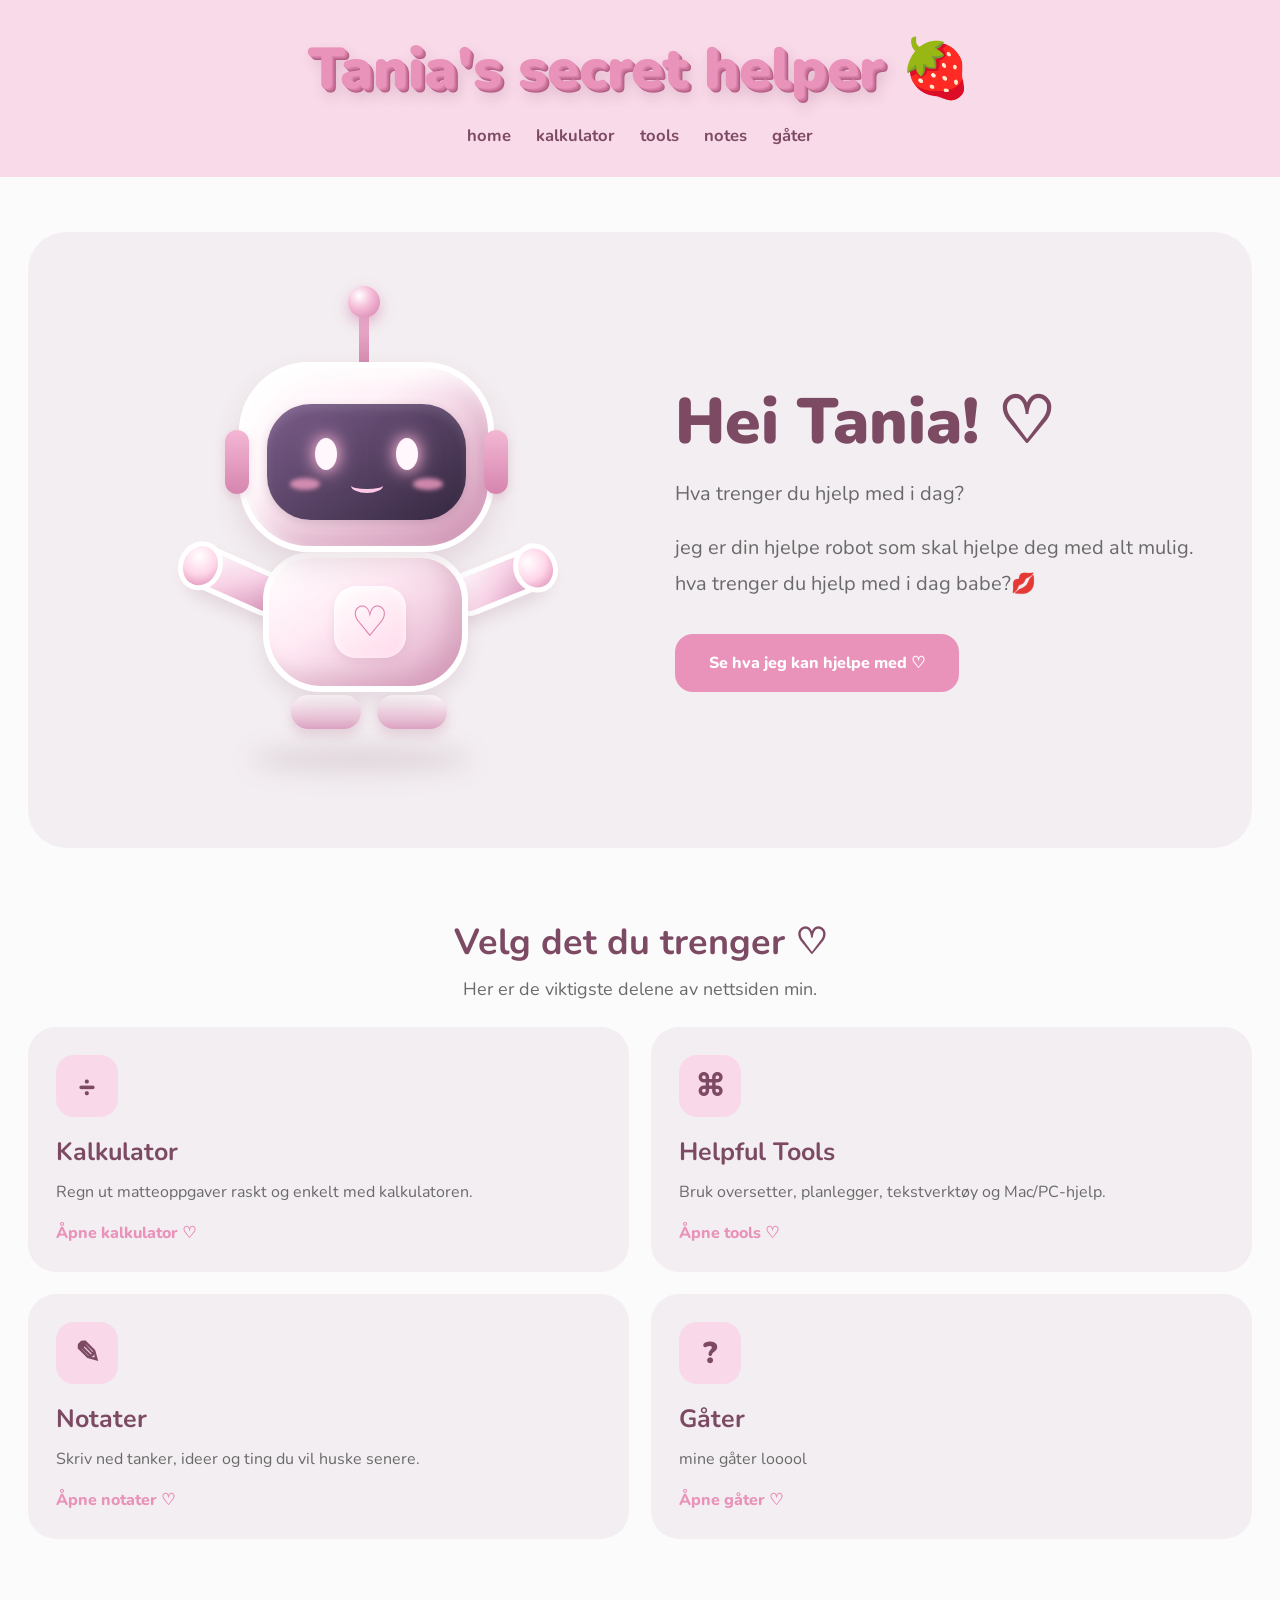
<file: index.html>
<!DOCTYPE html>
<html lang="no">
<head>
    <meta charset="UTF-8">
    <meta name="viewport" content="width=device-width, initial-scale=1.0">
    <title>Tania's Secret Helper</title>

    <style>
        @import url('https://fonts.googleapis.com/css2?family=Nunito:wght@400;600;700;800;900&display=swap');

        :root {
            --pink-bg: rgb(249, 218, 233);
            --pink-light: rgb(243, 238, 241);
            --pink-accent: rgb(233, 147, 186);
            --pink-dark: rgb(125, 74, 100);
            --text: #6a6a6a;
            --white: #ffffff;
        }

        * {
            box-sizing: border-box;
        }

        html {
            scroll-behavior: smooth;
        }

        body {
            margin: 0;
            font-family: 'Nunito', sans-serif;
            background-color: #fcfbfc;
            color: var(--text);
        }

        /* HEADER - LIK PÅ BEGGE SIDER */

        .header {
            width: 100%;
            background-color: var(--pink-bg);
            text-align: center;
            padding: 32px 20px 34px;
        }

        h1 {
            margin: 0 0 28px;
            font-family: 'Nunito', sans-serif;
            font-size: clamp(38px, 5vw, 68px);
            font-weight: 900;
            line-height: 1.1;
        }

        .glossy-title {
            display: inline-block;
            color: #e993ba;
            text-shadow:
                1px 1px 0 #db85af,
                2px 2px 0 #cf789f,
                3px 3px 0 #c36b92,
                4px 4px 0 #b45d83,
                5px 8px 14px rgba(120, 60, 90, 0.22);
        }

        .nav {
            display: flex;
            justify-content: center;
            align-items: center;
            flex-wrap: wrap;
            gap: 34px;
        }

        .meny {
            text-decoration: none;
            color: var(--pink-dark);
            font-family: 'Nunito', sans-serif;
            font-size: 20px;
            font-weight: 800;
            transition: 0.2s;
        }

        .meny:hover {
            color: var(--pink-accent);
        }

        /* HOVEDOMRÅDE */

        .home-page {
            max-width: 1320px;
            margin: 55px auto 80px;
            padding: 0 28px;
        }

        /* HERO */

        .hero {
            background-color: var(--pink-light);
            border-radius: 38px;
            padding: 48px 40px;
            display: grid;
            grid-template-columns: 1fr 0.9fr;
            align-items: center;
            gap: 10px;
        }

        /* ROBOT */

        .robot-side {
            display: flex;
            justify-content: center;
            align-items: center;
            min-height: 520px;
            position: relative;
        }

        .robot-scene {
            position: relative;
            width: 470px;
            height: 500px;
        }

        .robot-float {
            position: absolute;
            inset: 0;
            animation: robotFloat 4s ease-in-out infinite;
        }

        .robot-shadow {
            position: absolute;
            bottom: 18px;
            left: 120px;
            width: 220px;
            height: 26px;
            background: rgba(122, 82, 101, 0.16);
            border-radius: 50%;
            filter: blur(12px);
        }

        .robot-antenna {
            position: absolute;
            left: 228px;
            top: 18px;
            width: 10px;
            height: 70px;
            border-radius: 20px;
            background: linear-gradient(
                to bottom,
                #f3b7d4,
                #cc80a7
            );
        }

        .robot-antenna::before {
            content: "";
            position: absolute;
            top: -22px;
            left: -11px;
            width: 32px;
            height: 32px;
            border-radius: 50%;
            background: radial-gradient(
                circle at 35% 30%,
                #ffffff,
                #f3b7d4 45%,
                #cf7ea8 100%
            );
            box-shadow: 0 6px 14px rgba(212, 134, 176, 0.55);
        }

        /* ROBOTENS HODE */

        .robot-head {
            position: absolute;
            left: 108px;
            top: 72px;
            width: 255px;
            height: 190px;
            border-radius: 70px;
            border: 6px solid #fff;
            background: linear-gradient(
                145deg,
                #ffffff 0%,
                #fff2f8 35%,
                #ebc2d8 70%,
                #d59bbb 100%
            );
            box-shadow:
                inset 10px 10px 18px rgba(255,255,255,0.85),
                inset -12px -12px 22px rgba(165,96,130,0.2),
                0 14px 28px rgba(125,74,100,0.14);
        }

        .robot-ear {
            position: absolute;
            top: 62px;
            width: 24px;
            height: 64px;
            border-radius: 18px;
            background: linear-gradient(
                to bottom,
                #f3b7d4,
                #d685ae
            );
            box-shadow: 0 4px 10px rgba(190,110,145,0.22);
        }

        .robot-ear.left {
            left: -20px;
        }

        .robot-ear.right {
            right: -20px;
        }

        /* ROBOTENS ANSIKT */

        .robot-face {
            position: absolute;
            left: 22px;
            top: 36px;
            width: 199px;
            height: 116px;
            border-radius: 44px;
            background: linear-gradient(
                145deg,
                #7c5e8b,
                #34273f
            );
            box-shadow:
                inset 0 6px 10px rgba(255,255,255,0.1),
                0 3px 10px rgba(95,58,80,0.2);
        }

        .robot-eye {
            position: absolute;
            top: 34px;
            width: 22px;
            height: 32px;
            border-radius: 50%;
            background: #fff7fc;
            box-shadow:
                0 0 15px #ffbadc,
                0 0 24px rgba(255,183,217,0.55);
            animation: blink 5s infinite;
        }

        .robot-eye.left {
            left: 48px;
        }

        .robot-eye.right {
            right: 48px;
        }

        .robot-cheek {
            position: absolute;
            top: 74px;
            width: 30px;
            height: 12px;
            border-radius: 50%;
            background: #f09cc2;
            opacity: 0.8;
            filter: blur(2px);
        }

        .robot-cheek.left {
            left: 23px;
        }

        .robot-cheek.right {
            right: 23px;
        }

        .robot-smile {
            position: absolute;
            left: 84px;
            top: 74px;
            width: 32px;
            height: 15px;
            border-bottom: 4px solid #ffc8e5;
            border-radius: 0 0 50% 50%;
        }

        /* ROBOTENS KROPP */

        .robot-body {
            position: absolute;
            left: 132px;
            top: 262px;
            width: 205px;
            height: 140px;
            border: 6px solid #fff;
            border-radius: 48px 48px 58px 58px;
            background: linear-gradient(
                145deg,
                #ffffff 0%,
                #ffeaf4 40%,
                #dca3c2 100%
            );
            box-shadow:
                inset -14px -12px 18px rgba(160,88,122,0.18),
                0 10px 18px rgba(125,74,100,0.12);
        }

        .robot-heart {
            position: absolute;
            left: 65px;
            top: 28px;
            width: 72px;
            height: 72px;
            border-radius: 22px;
            display: grid;
            place-items: center;
            background: linear-gradient(
                145deg,
                #fff,
                #ffd9ea
            );
            color: #e07bab;
            font-size: 42px;
            box-shadow:
                inset 0 3px 8px rgba(255,255,255,0.8),
                0 4px 10px rgba(185,125,153,0.18);
        }

        /* ROBOTENS ARMER */

        .robot-arm {
            position: absolute;
            top: 285px;
            width: 105px;
            height: 44px;
            border: 5px solid #fff;
            border-radius: 30px;
            background: linear-gradient(
                145deg,
                #fff,
                #f7d2e6,
                #d48fb5
            );
            box-shadow: 0 8px 15px rgba(125,74,100,0.14);
        }

        .robot-arm.left {
            left: 52px;
            transform-origin: 90px 22px;
            transform: rotate(24deg);
        }

        .robot-arm.right {
            left: 316px;
            transform-origin: 14px 22px;
            transform: rotate(-22deg);
            animation: waveEveryFive 5s ease-in-out infinite;
        }

        .robot-hand {
            position: absolute;
            top: -7px;
            width: 44px;
            height: 50px;
            border: 5px solid #fff;
            border-radius: 50%;
            background: radial-gradient(
                circle at 35% 30%,
                #fff,
                #ffd6e8 50%,
                #d885b0 100%
            );
        }

        .robot-arm.left .robot-hand {
            left: -16px;
        }

        .robot-arm.right .robot-hand {
            right: -16px;
        }

        /* ROBOTENS FØTTER */

        .robot-foot {
            position: absolute;
            top: 405px;
            width: 70px;
            height: 34px;
            border-radius: 20px;
            background: linear-gradient(
                to bottom,
                #fff,
                #dca3c2
            );
            box-shadow: 0 6px 12px rgba(190,130,155,0.28);
        }

        .robot-foot.left {
            left: 160px;
        }

        .robot-foot.right {
            left: 246px;
        }

        /* TEKST VED SIDEN AV ROBOTEN */

        .text-side {
            max-width: 430px;
            justify-self: start;
        }

        .text-side h2 {
            margin: 0 0 20px;
            font-size: clamp(42px, 5vw, 66px);
            line-height: 1.05;
            color: var(--pink-dark);
            font-weight: 900;
        }

        .text-side p {
            margin: 0 0 18px;
            font-size: 18px;
            line-height: 1.8;
            color: var(--text);
        }

        .pink-button {
            display: inline-block;
            margin-top: 14px;
            padding: 18px 34px;
            background: var(--pink-accent);
            color: white;
            text-decoration: none;
            border-radius: 18px;
            font-size: 16px;
            font-weight: 800;
            transition: 0.2s;
        }

        .pink-button:hover {
            background: #dc84ad;
            transform: translateY(-2px);
        }

        /* KORTENE PÅ FORSIDEN */

        .features {
            margin-top: 70px;
        }

        .features-intro {
            text-align: center;
            margin-bottom: 26px;
        }

        .features-intro h2 {
            margin: 0 0 10px;
            font-size: 36px;
            color: var(--pink-dark);
        }

        .features-intro p {
            margin: 0;
            font-size: 18px;
        }

        .feature-grid {
            display: grid;
            grid-template-columns: repeat(2, minmax(0, 1fr));
            gap: 22px;
        }

        .feature-card {
            background: var(--pink-light);
            border-radius: 28px;
            padding: 28px;
            transition: 0.2s;
        }

        .feature-card:hover {
            transform: translateY(-4px);
            box-shadow: 0 10px 24px rgba(0,0,0,0.07);
        }

        .feature-icon {
            width: 62px;
            height: 62px;
            display: grid;
            place-items: center;
            border-radius: 18px;
            background: #f9d9e9;
            color: var(--pink-dark);
            font-size: 30px;
            font-weight: 900;
            margin-bottom: 18px;
        }

        .feature-card h3 {
            margin: 0 0 10px;
            font-size: 25px;
            color: var(--pink-dark);
        }

        .feature-card p {
            margin: 0 0 16px;
            font-size: 16px;
            line-height: 1.7;
        }

        .feature-link {
            color: var(--pink-accent);
            text-decoration: none;
            font-weight: 800;
            font-size: 16px;
        }

        .feature-link:hover {
            text-decoration: underline;
        }

        /* ROBOTENS ANIMASJONER */

        @keyframes robotFloat {
            0%, 100% {
                transform: translateY(0);
            }

            50% {
                transform: translateY(-10px);
            }
        }

        @keyframes blink {
            0%, 44%, 48%, 100% {
                transform: scaleY(1);
            }

            46% {
                transform: scaleY(0.1);
            }
        }

        @keyframes waveEveryFive {
            0% {
                transform: rotate(-22deg);
            }

            4% {
                transform: rotate(-78deg);
            }

            8% {
                transform: rotate(-28deg);
            }

            12% {
                transform: rotate(-72deg);
            }

            16%, 100% {
                transform: rotate(-22deg);
            }
        }

        /* MOBIL */

        @media (max-width: 980px) {
            .hero {
                grid-template-columns: 1fr;
                gap: 0;
                padding: 32px 24px;
            }

            .robot-side {
                min-height: 400px;
            }

            .text-side {
                max-width: 100%;
                justify-self: center;
                text-align: center;
            }

            .feature-grid {
                grid-template-columns: 1fr;
            }
        }

        @media (max-width: 620px) {
            .header {
                padding: 26px 16px 28px;
            }

            .nav {
                gap: 16px;
            }

            .meny {
                font-size: 16px;
            }

            .home-page {
                padding: 0 16px;
                margin-top: 30px;
            }

            .hero {
                border-radius: 28px;
                padding: 22px 18px 30px;
            }

            .robot-side {
                min-height: 320px;
            }

            .robot-scene {
                transform: scale(0.68);
                transform-origin: top center;
                margin-top: -30px;
                margin-bottom: -80px;
            }

            .text-side h2 {
                font-size: 38px;
            }
        }

        @media (prefers-reduced-motion: reduce) {
            .robot-float,
            .robot-arm.right,
            .robot-eye {
                animation: none;
            }
        }

/* HEADER - MINDRE SOM PÅ NOTES-SIDEN */


/* FORBEDRET HEADER */

.header {
    padding: 35px 20px 30px;
}

.header h1 {
    font-size: clamp(38px, 4.5vw, 62px);
    font-weight: 900;
    line-height: 1.2;
    margin: 0 0 20px;
}

.header .glossy-title {
    font-weight: 900;
}

.header .nav {
    gap: 25px;
}

.header .meny {
    font-size: clamp(16px, 1.3vw, 20px);
    font-weight: 700;
}

/* STØRRE INNHOLD PÅ FORSIDEN */

.home-page {
    max-width: 1450px;
}

.text-side {
    max-width: 520px;
}

.text-side p {
    font-size: 20px;
}



    </style>
</head>

<body>

    <!-- HEADER -->

    <header class="header">

        <h1>
            <span class="glossy-title">Tania's secret helper</span> 🍓
        </h1>

        <nav class="nav">
            <a href="index.html" class="meny">home</a>
            <a href="kalkulator.html" class="meny">kalkulator</a>
            <a href="huskeliste.html" class="meny">tools</a>
            <a href="notes.html" class="meny">notes</a>
            <a href="gaater.html" class="meny">gåter</a>
        </nav>

    </header>

    <!-- HOVEDINNHOLD -->

    <main class="home-page">

        <section class="hero">

            <div class="robot-side">

                <div class="robot-scene"
                     role="img"
                     aria-label="Rosa hjelperobot som vinker">

                    <div class="robot-float">

                        <div class="robot-antenna"></div>

                        <div class="robot-arm left">
                            <div class="robot-hand"></div>
                        </div>

                        <div class="robot-arm right">
                            <div class="robot-hand"></div>
                        </div>

                        <div class="robot-foot left"></div>
                        <div class="robot-foot right"></div>

                        <div class="robot-body">
                            <div class="robot-heart">♡</div>
                        </div>

                        <div class="robot-head">

                            <div class="robot-ear left"></div>
                            <div class="robot-ear right"></div>

                            <div class="robot-face">
                                <div class="robot-eye left"></div>
                                <div class="robot-eye right"></div>
                                <div class="robot-cheek left"></div>
                                <div class="robot-cheek right"></div>
                                <div class="robot-smile"></div>
                            </div>

                        </div>

                    </div>

                    <div class="robot-shadow"></div>

                </div>

            </div>


            <div class="text-side">

                <h2>Hei Tania! ♡</h2>

                <p>Hva trenger du hjelp med i dag?</p>

                <p>
                    jeg er din hjelpe robot som skal hjelpe deg med alt mulig. hva trenger du hjelp med i dag babe?💋
                </p>

                <a href="#features" class="pink-button">
                    Se hva jeg kan hjelpe med ♡
                </a>

            </div>

        </section>


        <!-- SIDENE -->

        <section class="features" id="features">

            <div class="features-intro">
                <h2>Velg det du trenger ♡</h2>
                <p>Her er de viktigste delene av nettsiden min.</p>
            </div>

            <div class="feature-grid">

                <article class="feature-card">

                    <div class="feature-icon">÷</div>

                    <h3>Kalkulator</h3>

                    <p>
                        Regn ut matteoppgaver raskt og enkelt
                        med kalkulatoren.
                    </p>

                    <a href="kalkulator.html" class="feature-link">
                        Åpne kalkulator ♡
                    </a>

                </article>


                <article class="feature-card">

                    <div class="feature-icon">⌘</div>

                    <h3>Helpful Tools</h3>

                    <p>
                        Bruk oversetter, planlegger,
                        tekstverktøy og Mac/PC-hjelp.
                    </p>

                    <a href="huskeliste.html" class="feature-link">
                        Åpne tools ♡
                    </a>

                </article>


                <article class="feature-card">

                    <div class="feature-icon">✎</div>

                    <h3>Notater</h3>

                    <p>
                        Skriv ned tanker, ideer og ting
                        du vil huske senere.
                    </p>

                    <a href="notes.html" class="feature-link">
                        Åpne notater ♡
                    </a>

                </article>


                <article class="feature-card">

                    <div class="feature-icon">?</div>

                    <h3>Gåter</h3>

                    <p>mine gåter looool</p>

                    <a href="gaater.html" class="feature-link">
                        Åpne gåter ♡
                    </a>

                </article>

            </div>

        </section>

    </main>

</body>
</html>
</file>
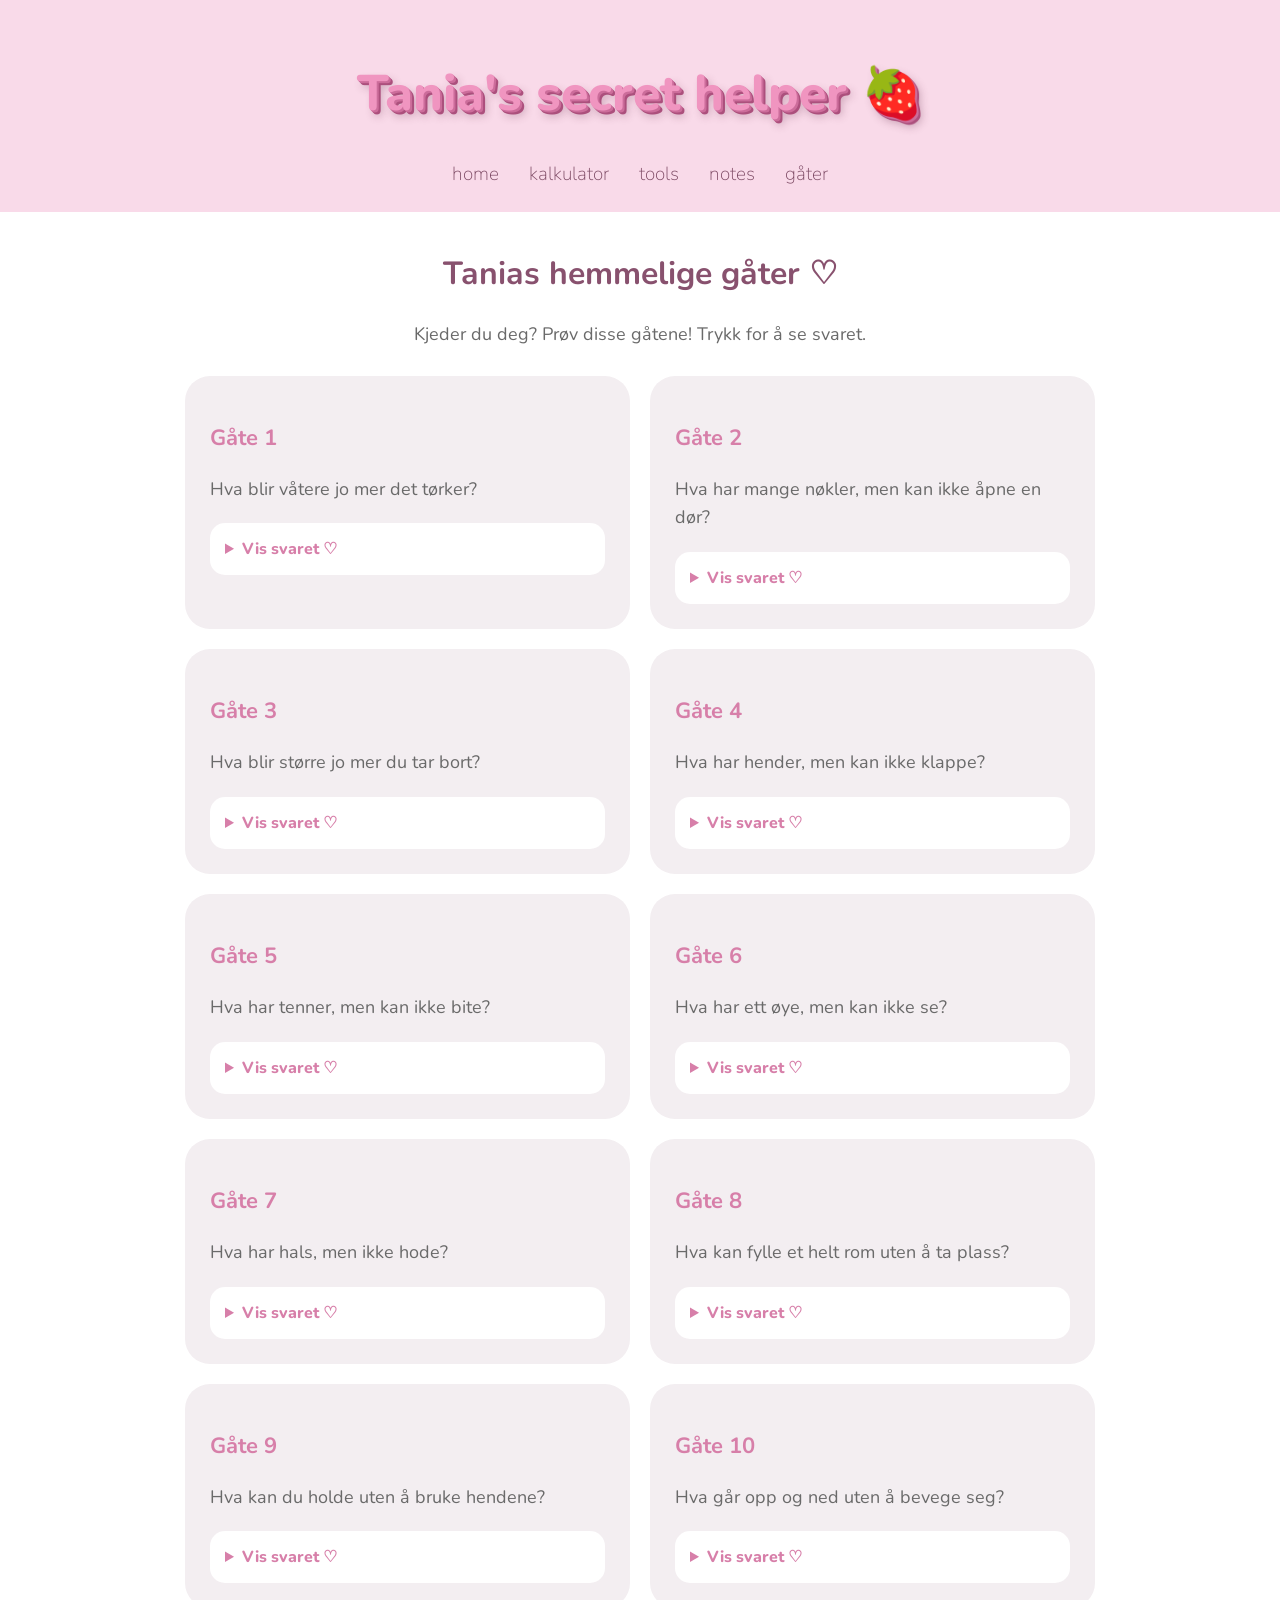
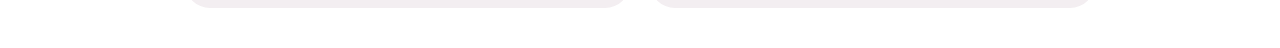
<file: gaater.html>
<!DOCTYPE html>
<html lang="no">
<head>
    <meta charset="UTF-8">
    <meta name="viewport" content="width=device-width, initial-scale=1.0">
    <title>Tanias hemmelige gåter</title>
    <link rel="stylesheet" href="style.css">

    <style>
        .gaater {
            max-width: 950px;
            width: 100%;
            margin: 40px auto;
            padding: 0 20px;
        }

        .gaater h2 {
            text-align: center;
            color: #88516e;
            font-size: 32px;
        }

        .intro {
            text-align: center;
            font-size: 18px;
            margin-bottom: 30px;
        }

        .gaate-grid {
            display: grid;
            grid-template-columns: repeat(2, 1fr);
            gap: 20px;
        }

        .gaate-kort {
            background-color: #f3eef1;
            border-radius: 25px;
            padding: 25px;
        }

        .gaate-kort h3 {
            color: #d77fa9;
            font-size: 22px;
        }

        .gaate-kort p {
            font-size: 18px;
            line-height: 1.6;
        }

        details {
            margin-top: 20px;
            background-color: white;
            border-radius: 15px;
            padding: 15px;
        }

        summary {
            cursor: pointer;
            color: #d77fa9;
            font-weight: 800;
        }

        .svar {
            color: #88516e;
            font-weight: 700;
        }

        @media (max-width: 700px) {
            .gaate-grid {
                grid-template-columns: 1fr;
            }
        }
    </style>
</head>

<body>

    <header class="header">
        <h1>Tania's secret helper 🍓</h1>

      <nav class="nav">
    <a href="index.html" class="meny">home</a>
    <a href="kalkulator.html" class="meny">kalkulator</a>
    <a href="huskeliste.html" class="meny">tools</a>
    <a href="notes.html" class="meny">notes</a>
    <a href="gaater.html" class="meny">gåter</a>
</nav>

    </header>

    <main class="gaater">

        <h2>Tanias hemmelige gåter ♡</h2>

        <p class="intro">
            Kjeder du deg? Prøv disse gåtene!
            Trykk for å se svaret.
        </p>

        <div class="gaate-grid">

            <section class="gaate-kort">
                <h3>Gåte 1</h3>
                <p>Hva blir våtere jo mer det tørker?</p>
                <details>
                    <summary>Vis svaret ♡</summary>
                    <p class="svar">Et håndkle!</p>
                </details>
            </section>

            <section class="gaate-kort">
                <h3>Gåte 2</h3>
                <p>Hva har mange nøkler, men kan ikke åpne en dør?</p>
                <details>
                    <summary>Vis svaret ♡</summary>
                    <p class="svar">Et piano!</p>
                </details>
            </section>

            <section class="gaate-kort">
                <h3>Gåte 3</h3>
                <p>Hva blir større jo mer du tar bort?</p>
                <details>
                    <summary>Vis svaret ♡</summary>
                    <p class="svar">Et hull!</p>
                </details>
            </section>

            <section class="gaate-kort">
                <h3>Gåte 4</h3>
                <p>Hva har hender, men kan ikke klappe?</p>
                <details>
                    <summary>Vis svaret ♡</summary>
                    <p class="svar">En klokke!</p>
                </details>
            </section>

            <section class="gaate-kort">
                <h3>Gåte 5</h3>
                <p>Hva har tenner, men kan ikke bite?</p>
                <details>
                    <summary>Vis svaret ♡</summary>
                    <p class="svar">En kam!</p>
                </details>
            </section>

            <section class="gaate-kort">
                <h3>Gåte 6</h3>
                <p>Hva har ett øye, men kan ikke se?</p>
                <details>
                    <summary>Vis svaret ♡</summary>
                    <p class="svar">En synål!</p>
                </details>
            </section>

            <section class="gaate-kort">
                <h3>Gåte 7</h3>
                <p>Hva har hals, men ikke hode?</p>
                <details>
                    <summary>Vis svaret ♡</summary>
                    <p class="svar">En flaske!</p>
                </details>
            </section>

            <section class="gaate-kort">
                <h3>Gåte 8</h3>
                <p>Hva kan fylle et helt rom uten å ta plass?</p>
                <details>
                    <summary>Vis svaret ♡</summary>
                    <p class="svar">Lys!</p>
                </details>
            </section>

            <section class="gaate-kort">
                <h3>Gåte 9</h3>
                <p>Hva kan du holde uten å bruke hendene?</p>
                <details>
                    <summary>Vis svaret ♡</summary>
                    <p class="svar">Et løfte!</p>
                </details>
            </section>

            <section class="gaate-kort">
                <h3>Gåte 10</h3>
                <p>Hva går opp og ned uten å bevege seg?</p>
                <details>
                    <summary>Vis svaret ♡</summary>
                    <p class="svar">En trapp!</p>
                </details>
            </section>

        </div>

    </main>

</body>
</html>
</file>
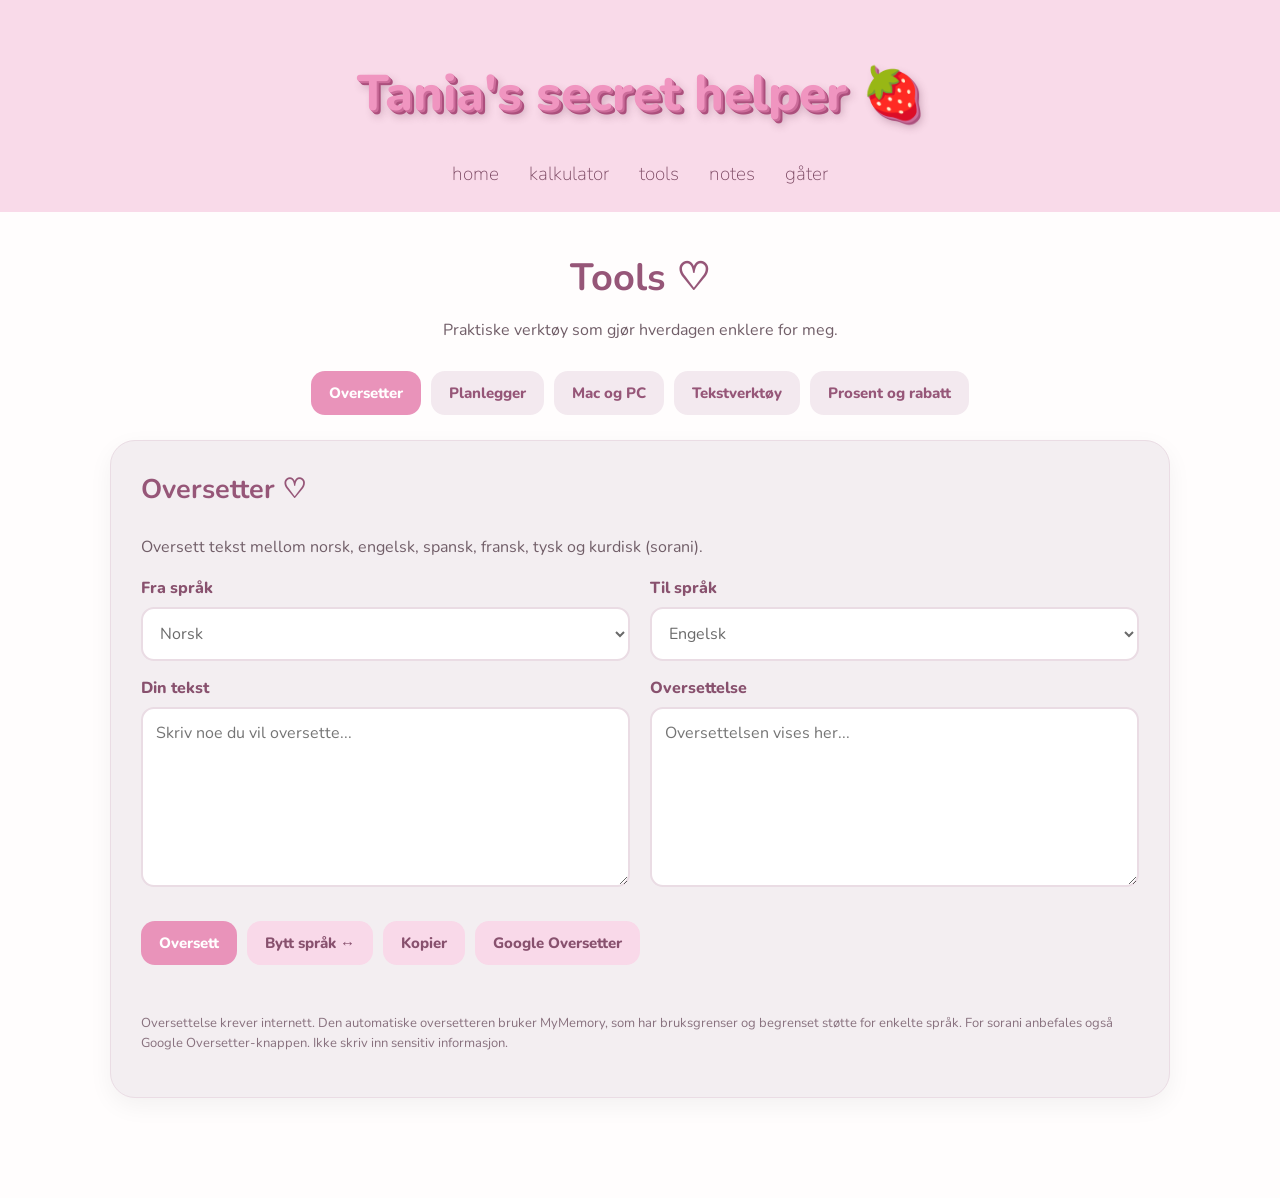
<file: huskeliste.html>
<!DOCTYPE html>
<html lang="no">
<head>
    <meta charset="UTF-8">
    <meta name="viewport" content="width=device-width, initial-scale=1.0">
    <title>Tools ♡</title>
    <link rel="stylesheet" href="style.css">

    <style>
        /* HELPFUL TOOLS */

        body {
            height: auto;
            min-height: 100vh;
            justify-content: flex-start;
            background: #fffdfd;
        }

        * {
            box-sizing: border-box;
        }

        .tools-page {
            width: 100%;
            max-width: 1100px;
            margin: 40px auto;
            padding: 0 20px 60px;
            font-family: 'Nunito', sans-serif;
            color: #715e68;
        }

        .tools-intro {
            text-align: center;
            margin-bottom: 30px;
        }

        .tools-intro h2 {
            color: #965678;
            font-size: 38px;
            margin-bottom: 10px;
        }

        /* FANER */

        .tools-tabs {
            display: flex;
            justify-content: center;
            flex-wrap: wrap;
            gap: 10px;
            margin-bottom: 25px;
        }

        .tools-page button {
            width: auto;
            height: auto;
            aspect-ratio: auto;
            border-radius: 14px;
            padding: 12px 18px;
            font-size: 15px;
            font-family: 'Nunito', sans-serif;
            font-weight: 800;
            cursor: pointer;
        }

        .tools-page button:hover {
            transform: none;
        }

        .tab-btn {
            background: #f3e9ef;
            color: #965678;
        }

        .tab-btn.active {
            background: #e993ba;
            color: white;
        }

        /* INNHOLDSBOKSER */

        .tool-panel {
            background: #f3eef1;
            border-radius: 25px;
            padding: 30px;
            border: 1px solid #eadce4;
            box-shadow: 0 8px 25px rgba(0,0,0,0.05);
        }

        .tool-panel[hidden] {
            display: none;
        }

        .tool-panel h3 {
            color: #965678;
            font-size: 27px;
            margin-top: 0;
        }

        .tool-panel p {
            line-height: 1.6;
        }

        .tool-grid {
            display: grid;
            grid-template-columns: repeat(2, minmax(0, 1fr));
            gap: 20px;
        }

        .tool-card {
            background: white;
            padding: 22px;
            border-radius: 18px;
            min-width: 0;
        }

        .tool-card h4 {
            margin-top: 0;
            color: #965678;
            font-size: 20px;
        }

        /* SKRIVEFELT */

        .field {
            display: flex;
            flex-direction: column;
            gap: 8px;
            margin-bottom: 16px;
            min-width: 0;
        }

        .field label {
            color: #88516e;
            font-weight: 800;
        }

        .field input,
        .field textarea,
        .field select {
            width: 100%;
            min-width: 0;
            padding: 13px;
            border: 2px solid #eadce4;
            border-radius: 13px;
            background: white;
            font-family: 'Nunito', sans-serif;
            font-size: 16px;
            color: #6a6a6a;
            outline: none;
        }

        .field textarea {
            min-height: 180px;
            resize: vertical;
        }

        .field input:focus,
        .field textarea:focus,
        .field select:focus {
            border-color: #e993ba;
        }

        /* KNAPPER */

        .actions {
            display: flex;
            flex-wrap: wrap;
            gap: 10px;
            margin-top: 18px;
        }

        .tools-page .primary-btn {
            background: #e993ba;
            color: white;
        }

        .tools-page .soft-btn {
            background: #f9d9e9;
            color: #88516e;
        }

        .tools-page .delete-btn {
            background: #ffe2e8;
            color: #ad506c;
        }

        .status {
            color: #965678;
            font-size: 14px;
            min-height: 20px;
        }

        .small-text {
            font-size: 13px;
            color: #88717e;
        }

        /* PLANLEGGER */

        .task-list {
            list-style: none;
            padding: 0;
        }

        .task-item {
            background: #f8f1f5;
            border-radius: 14px;
            padding: 15px;
            margin-bottom: 12px;
            overflow-wrap: anywhere;
        }

        .task-item.completed .task-name {
            text-decoration: line-through;
            opacity: 0.5;
        }

        .task-name {
            font-weight: 800;
            color: #88516e;
        }

        .task-info {
            font-size: 13px;
            color: #88717e;
            margin-top: 5px;
        }

        .task-buttons {
            display: flex;
            gap: 8px;
            flex-wrap: wrap;
            margin-top: 12px;
        }

        .task-buttons button {
            padding: 8px 12px;
            font-size: 13px;
        }

        /* HURTIGTASTER */

        .shortcut-list {
            list-style: none;
            padding: 0;
            display: grid;
            gap: 10px;
        }

        .shortcut-item {
            background: white;
            padding: 15px;
            border-radius: 14px;
            display: flex;
            justify-content: space-between;
            align-items: center;
            gap: 15px;
        }

        kbd {
            background: #f9d9e9;
            color: #88516e;
            border-radius: 8px;
            padding: 8px 12px;
            font-weight: 800;
            white-space: nowrap;
        }

        /* TEKSTSTATISTIKK */

        .stats {
            display: grid;
            grid-template-columns: repeat(3, 1fr);
            gap: 12px;
            margin: 20px 0;
        }

        .stat-box {
            background: white;
            border-radius: 15px;
            padding: 20px 10px;
            text-align: center;
        }

        .stat-box strong {
            display: block;
            font-size: 30px;
            color: #d77fa9;
        }

        .stat-box span {
            font-size: 13px;
        }

        /* RESULTATER */

        .result {
            display: block;
            background: #f9e5ef;
            color: #88516e;
            padding: 18px;
            border-radius: 14px;
            margin-top: 15px;
            font-weight: 800;
            overflow-wrap: anywhere;
        }

        /* MOBIL */

        @media (max-width: 750px) {
            .tool-grid {
                grid-template-columns: 1fr;
            }

            .tool-panel {
                padding: 20px;
            }

            .tools-intro h2 {
                font-size: 30px;
            }

            .shortcut-item {
                flex-direction: column;
                align-items: flex-start;
            }
        }
    </style>
</head>

<body>

    <!-- HEADER -->

    <header class="header">

        <h1>Tania's secret helper 🍓</h1>

     <nav class="nav">
    <a href="index.html" class="meny">home</a>
    <a href="kalkulator.html" class="meny">kalkulator</a>
    <a href="huskeliste.html" class="meny">tools</a>
    <a href="notes.html" class="meny">notes</a>
    <a href="gaater.html" class="meny">gåter</a>
</nav>


    </header>


    <main class="tools-page">

        <div class="tools-intro">
            <h2> Tools ♡</h2>
            <p>Praktiske verktøy som gjør hverdagen enklere for meg.</p>
        </div>


        <!-- VERKTØYMENY -->

        <div class="tools-tabs">

            <button class="tab-btn active"
                data-panel="translator">
                Oversetter
            </button>

            <button class="tab-btn"
                data-panel="planner">
                Planlegger
            </button>

            <button class="tab-btn"
                data-panel="shortcuts">
                Mac og PC
            </button>

            <button class="tab-btn"
                data-panel="text-tools">
                Tekstverktøy
            </button>

            <button class="tab-btn"
                data-panel="math-tools">
                Prosent og rabatt
            </button>

        </div>


        <!-- 1. OVERSETTER -->

        <section class="tool-panel" id="translator">

            <h3>Oversetter ♡</h3>

            <p>
                Oversett tekst mellom norsk, engelsk,
                spansk, fransk, tysk og kurdisk (sorani).
            </p>

            <div class="tool-grid">

                <div>
                    <div class="field">
                        <label for="from-language">Fra språk</label>

                        <select id="from-language">
                            <option value="no">Norsk</option>
                            <option value="en">Engelsk</option>
                            <option value="es">Spansk</option>
                            <option value="fr">Fransk</option>
                            <option value="de">Tysk</option>
                            <option value="ckb">Kurdisk (sorani)</option>
                        </select>
                    </div>

                    <div class="field">
                        <label for="source-text">Din tekst</label>

                        <textarea id="source-text"
                            dir="auto"
                            placeholder="Skriv noe du vil oversette..."></textarea>
                    </div>
                </div>

                <div>
                    <div class="field">
                        <label for="to-language">Til språk</label>

                        <select id="to-language">
                            <option value="en">Engelsk</option>
                            <option value="no">Norsk</option>
                            <option value="es">Spansk</option>
                            <option value="fr">Fransk</option>
                            <option value="de">Tysk</option>
                            <option value="ckb">Kurdisk (sorani)</option>
                        </select>
                    </div>

                    <div class="field">
                        <label for="translated-text">Oversettelse</label>

                        <textarea id="translated-text"
                            dir="auto"
                            readonly
                            placeholder="Oversettelsen vises her..."></textarea>
                    </div>
                </div>

            </div>

            <div class="actions">
                <button class="primary-btn" id="translate-btn">
                    Oversett
                </button>

                <button class="soft-btn" id="swap-btn">
                    Bytt språk ↔
                </button>

                <button class="soft-btn" id="copy-translation">
                    Kopier
                </button>

                <button class="soft-btn" id="google-btn">
                    Google Oversetter
                </button>
            </div>

            <p class="status" id="translation-status"
                role="status"></p>

            <p class="small-text">
                Oversettelse krever internett.
                Den automatiske oversetteren bruker MyMemory,
                som har bruksgrenser og begrenset støtte for
                enkelte språk. For sorani anbefales også
                Google Oversetter-knappen.
                Ikke skriv inn sensitiv informasjon.
            </p>

        </section>


        <!-- 2. PLANLEGGER -->

        <section class="tool-panel" id="planner" hidden>

            <h3>Oppgaveplanlegger ♡</h3>

            <p>
                Organiser oppgaver med frist og prioritet.
                Oppgavene lagres i nettleseren.
            </p>

            <div class="tool-grid">

                <form class="tool-card" id="task-form">

                    <h4>Ny oppgave</h4>

                    <div class="field">
                        <label for="task-name">Oppgave</label>
                        <input id="task-name" required
                            maxlength="120"
                            placeholder="Hva skal gjøres?">
                    </div>

                    <div class="field">
                        <label for="task-date">Frist</label>
                        <input type="date" id="task-date">
                    </div>

                    <div class="field">
                        <label for="task-priority">Prioritet</label>

                        <select id="task-priority">
                            <option value="Høy">Høy</option>
                            <option value="Middels" selected>Middels</option>
                            <option value="Lav">Lav</option>
                        </select>
                    </div>

                    <button type="submit" class="primary-btn">
                        Legg til oppgave +
                    </button>

                    <p id="task-status" class="status"
                        role="status"></p>

                </form>

                <div class="tool-card">

                    <h4>Mine oppgaver (<span id="task-count">0</span>)</h4>

                    <div class="field">
                        <label for="task-filter">Vis oppgaver</label>

                        <select id="task-filter">
                            <option value="all">Alle</option>
                            <option value="open">Ikke ferdige</option>
                            <option value="done">Ferdige</option>
                        </select>
                    </div>

                    <ul id="task-list" class="task-list"></ul>

                    <p id="task-empty" class="small-text">
                        Ingen oppgaver ennå.
                    </p>

                </div>

            </div>

        </section>


        <!-- 3. MAC OG PC -->

        <section class="tool-panel" id="shortcuts" hidden>

            <h3>Mac og PC-hjelp ♡</h3>

            <p>
                Finn nyttige hurtigtaster på Mac og Windows.
            </p>

            <div class="tool-grid">

                <div class="field">
                    <label for="shortcut-os">Operativsystem</label>

                    <select id="shortcut-os">
                        <option value="mac">Mac</option>
                        <option value="windows">Windows</option>
                    </select>
                </div>

                <div class="field">
                    <label for="shortcut-search">Søk</label>

                    <input type="search"
                        id="shortcut-search"
                        placeholder="F.eks. kopier, skjermbilde...">
                </div>

            </div>

            <ul id="shortcut-list" class="shortcut-list"></ul>

            <p id="shortcut-empty" hidden>
                Ingen resultater.
            </p>

        </section>


        <!-- 4. TEKSTVERKTØY -->

        <section class="tool-panel" id="text-tools" hidden>

            <h3>Tekstverktøy ♡</h3>

            <p>
                Tell ord og tegn, finn lesetid og
                rydd opp i teksten.
            </p>

            <div class="field">
                <label for="analyze-text">Tekst</label>

                <textarea id="analyze-text"
                    placeholder="Skriv eller lim inn tekst her..."></textarea>
            </div>

            <div class="stats">

                <div class="stat-box">
                    <strong id="word-count">0</strong>
                    <span>Ord</span>
                </div>

                <div class="stat-box">
                    <strong id="character-count">0</strong>
                    <span>Tegn</span>
                </div>

                <div class="stat-box">
                    <strong id="reading-time">0</strong>
                    <span>Min. lesetid</span>
                </div>

            </div>

            <div class="actions">

                <button id="clean-text" class="primary-btn">
                    Rydd mellomrom
                </button>

                <button id="copy-text" class="soft-btn">
                    Kopier tekst
                </button>

                <button id="clear-text" class="soft-btn">
                    Tøm
                </button>

            </div>

            <p class="status" id="text-status"></p>

        </section>


        <!-- 5. MATTE -->

        <section class="tool-panel" id="math-tools" hidden>

            <h3>Prosent og rabatt ♡</h3>

            <p>
                Regn ut rabatter og prosent raskt og enkelt.
            </p>

            <div class="tool-grid">

                <form id="discount-form" class="tool-card">

                    <h4>Rabattkalkulator</h4>

                    <div class="field">
                        <label for="original-price">Pris (kr)</label>
                        <input type="number"
                            id="original-price"
                            min="0" step="any" required>
                    </div>

                    <div class="field">
                        <label for="discount-rate">Rabatt (%)</label>
                        <input type="number"
                            id="discount-rate"
                            min="0" max="100"
                            step="any" required>
                    </div>

                    <button type="submit" class="primary-btn">
                        Beregn rabatt
                    </button>

                    <output id="discount-result" class="result">
                        Resultatet kommer her.
                    </output>

                </form>

                <form id="percent-form" class="tool-card">

                    <h4>Hvor mange prosent?</h4>

                    <div class="field">
                        <label for="part-number">Del</label>
                        <input type="number"
                            id="part-number"
                            min="0" step="any" required>
                    </div>

                    <div class="field">
                        <label for="whole-number">Hele</label>
                        <input type="number"
                            id="whole-number"
                            min="0.0000001" step="any" required>
                    </div>

                    <button type="submit" class="primary-btn">
                        Regn ut prosent
                    </button>

                    <output id="percent-result" class="result">
                        Resultatet kommer her.
                    </output>

                </form>

            </div>

        </section>

    </main>

    <script src="huskeliste.js" defer></script>

</body>
</html>
</file>
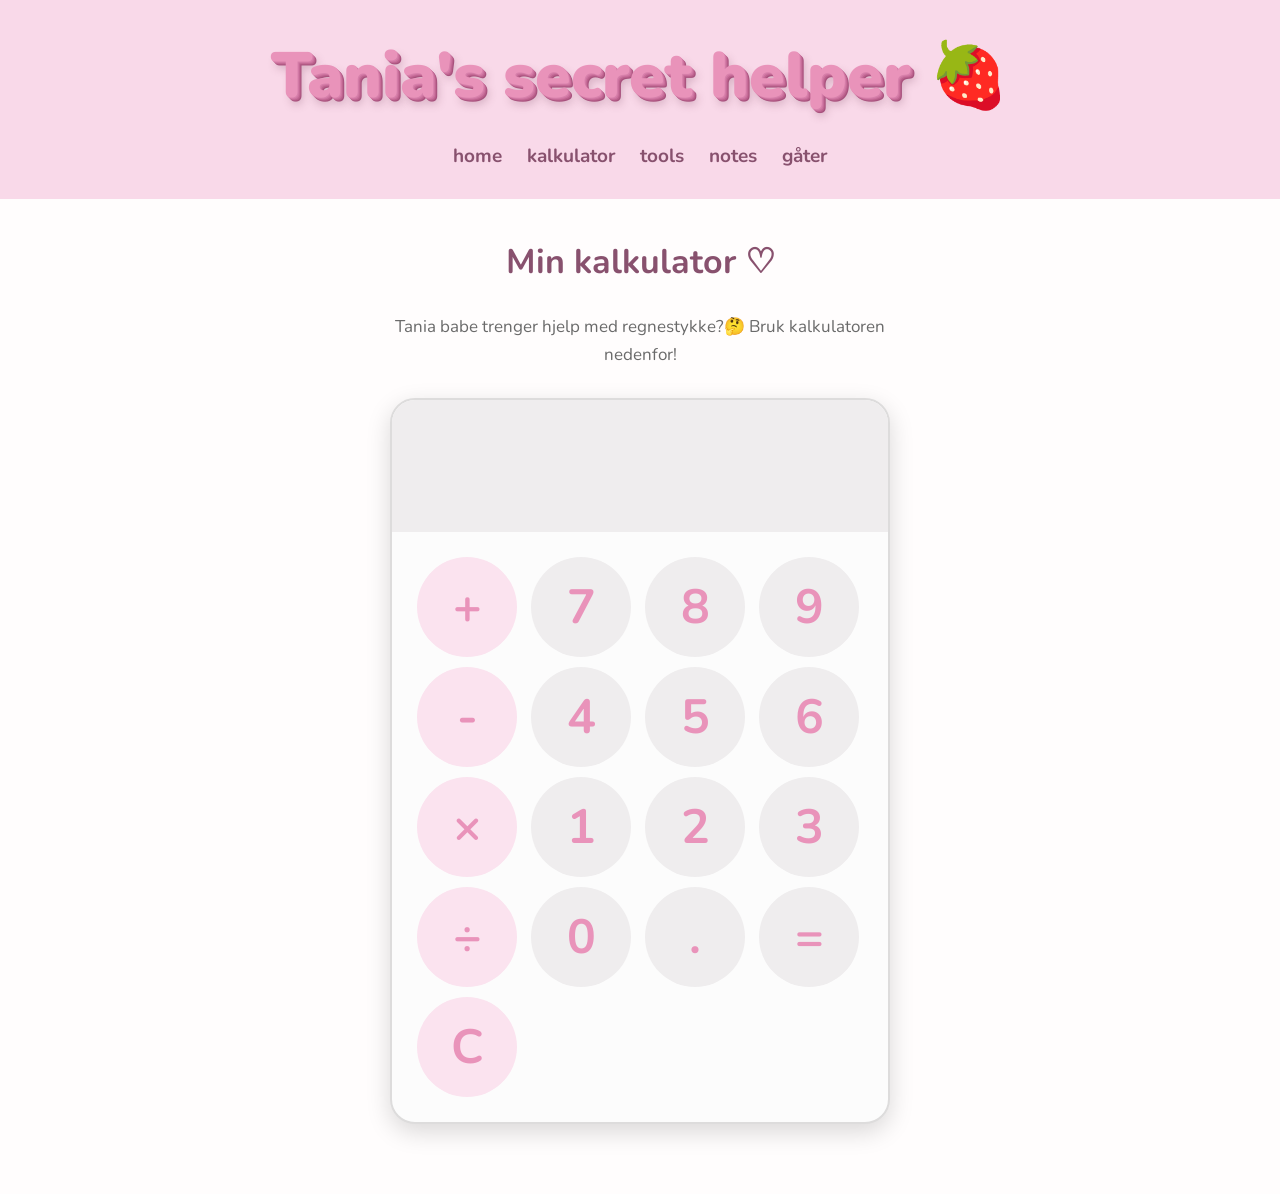
<file: kalkulator.html>
<!DOCTYPE html>
<html lang="no">
<head>
    <meta charset="UTF-8">
    <meta name="viewport" content="width=device-width, initial-scale=1.0">
    <title>Kalkulator | Tania's Secret Helper</title>

    <style>
        @import url('https://fonts.googleapis.com/css2?family=Nunito:wght@400;600;700;800;900&display=swap');

        * {
            box-sizing: border-box;
        }

        body {
            margin: 0;
            background-color: #fffdfd;
            font-family: 'Nunito', sans-serif;
            color: #6a6a6a;
        }

        /* HEADER */

        .header {
            width: 100%;
            background-color: #f9d9e9;
            text-align: center;
            padding: 35px 20px 30px;
        }

        h1 {
            font-family: 'Nunito', sans-serif;
            font-size: clamp(32px, 5vw, 65px);
            font-weight: 900;
            margin: 0 0 25px;
            line-height: 1.3;
        }

        .glossy-title {
            display: inline-block;
            color: #e993ba;

            text-shadow:
                1px 1px 0 #d780ab,
                2px 2px 0 #cc719e,
                3px 3px 0 #bb628d,
                4px 4px 0 #a8517d,
                5px 7px 9px rgba(110, 50, 80, 0.25);
        }

        /* MENY */

        .nav {
            display: flex;
            justify-content: center;
            flex-wrap: wrap;
            gap: 25px;
        }

        .meny {
            color: #88516e;
            font-family: 'Nunito', sans-serif;
            font-size: 19px;
            font-weight: 700;
            text-decoration: none;
        }

        .meny:hover {
            color: #e993ba;
        }

        /* KALKULATORSIDE */

        .calculator-page {
            width: 100%;
            max-width: 540px;
            margin: 40px auto 70px;
            padding: 0 20px;
        }

        .calculator-intro {
            text-align: center;
            margin-bottom: 30px;
        }

        .calculator-intro h2 {
            color: #88516e;
            font-size: 34px;
        }

        .calculator-intro p {
            color: #6a6a6a;
            font-size: 17px;
            line-height: 1.6;
        }

        /* DIN KALKULATOR */

        #calculator {
            font-family: Arial, Helvetica, sans-serif;
            background-color: rgb(252, 252, 252);
            max-width: 500px;
            margin: 0 auto;
            overflow: hidden;

            border: 2px solid rgb(221, 220, 220);
            box-shadow: 0 8px 25px rgba(0, 0, 0, 0.15);
            border-radius: 25px;
        }

        #display {
            width: 100%;
            padding: 20px;
            font-size: 5rem;
            text-align: center;
            border: none;
            background-color: rgb(239, 237, 238);
            color: rgb(248, 200, 223);
        }

        #keys {
            display: grid;
            grid-template-columns: repeat(4, 1fr);
            gap: 10px;
            padding: 25px;
        }

        button {
            width: 100px;
            height: 100px;
            border-radius: 50px;
            border: none;
            background-color: rgb(239, 237, 238);
            font-size: 3rem;
            font-family: 'Nunito', sans-serif;
            color: rgb(233, 147, 186);
            font-weight: bold;
            cursor: pointer;
        }

        button:hover {
            background-color: rgb(248, 200, 223);
        }

        .operator-btn {
            background-color: rgb(251, 227, 239);
        }

        button:active {
            background-color: rgb(248, 200, 223);
        }

        .operator-btn:active {
            background-color: rgb(251, 227, 239);
        }

        /* MOBIL */

        @media (max-width: 540px) {

            #keys {
                grid-template-columns: repeat(4, minmax(0, 1fr));
                padding: 15px;
                gap: 8px;
            }

            #keys button {
                width: 100%;
                height: auto;
                aspect-ratio: 1 / 1;
                border-radius: 50%;
                font-size: 2rem;
            }

            #display {
                font-size: 3rem;
            }

            .nav {
                gap: 12px;
            }

            .meny {
                font-size: 15px;
            }
        }
    </style>
</head>

<body>

    <!-- HEADER -->

    <header class="header">

        <h1>
            <span class="glossy-title">
                Tania's secret helper
            </span> 🍓
        </h1>

    
<nav class="nav">
    <a href="index.html" class="meny">home</a>
    <a href="kalkulator.html" class="meny">kalkulator</a>
    <a href="huskeliste.html" class="meny">tools</a>
    <a href="notes.html" class="meny">notes</a>
    <a href="gaater.html" class="meny">gåter</a>
</nav>


    </header>


    <!-- KALKULATOR -->

    <main class="calculator-page">

        <div class="calculator-intro">

            <h2>Min kalkulator ♡</h2>

            <p>
               Tania babe trenger hjelp med regnestykke?🤔 Bruk kalkulatoren nedenfor!
            </p>

        </div>


        <div id="calculator">

            <input id="display" readonly>

            <div id="keys">

                <button onclick="appendToDisplay('+')" class="operator-btn">+</button>
                <button onclick="appendToDisplay('7')">7</button>
                <button onclick="appendToDisplay('8')">8</button>
                <button onclick="appendToDisplay('9')">9</button>

                <button onclick="appendToDisplay('-')" class="operator-btn">-</button>
                <button onclick="appendToDisplay('4')">4</button>
                <button onclick="appendToDisplay('5')">5</button>
                <button onclick="appendToDisplay('6')">6</button>

                <button onclick="appendToDisplay('*')" class="operator-btn">×</button>
                <button onclick="appendToDisplay('1')">1</button>
                <button onclick="appendToDisplay('2')">2</button>
                <button onclick="appendToDisplay('3')">3</button>

                <button onclick="appendToDisplay('/')" class="operator-btn">÷</button>
                <button onclick="appendToDisplay('0')">0</button>
                <button onclick="appendToDisplay('.')">.</button>
                <button onclick="calculate()">=</button>

                <button onclick="clearDisplay()" class="operator-btn">C</button>

            </div>

        </div>

    </main>

    <script src="index.js"></script>

</body>
</html>
</file>
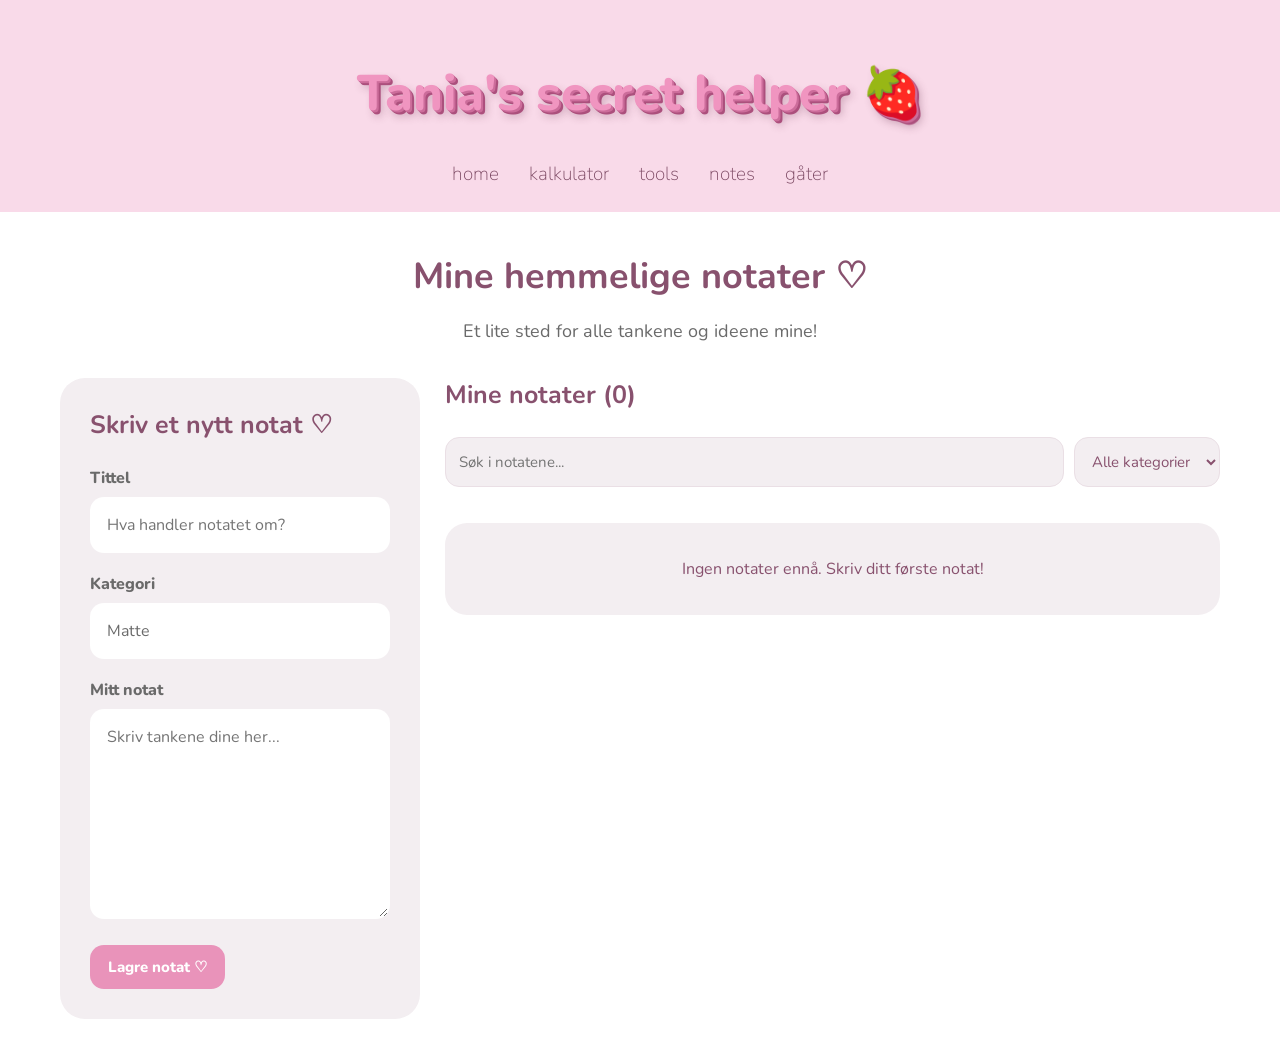
<file: notes.html>
<!DOCTYPE html>
<html lang="no">
<head>
    <meta charset="UTF-8">
    <meta name="viewport" content="width=device-width, initial-scale=1.0">
    <title>Tanias hemmelige notater</title>
    <link rel="stylesheet" href="style.css">

    <style>
        /* NOTATSIDEN */

        .notes-page {
            width: 100%;
            max-width: 1200px;
            margin: 40px auto;
            padding: 0 20px;
            color: #6a6a6a;
            font-family: 'Nunito', sans-serif;
        }

        .notes-page * {
            box-sizing: border-box;
        }

        .notes-header {
            text-align: center;
            margin-bottom: 35px;
        }

        .notes-header h2 {
            font-size: 36px;
            color: #88516e;
            margin-bottom: 10px;
        }

        .notes-header p {
            font-size: 18px;
        }

        /* OPPSETT */

        .notes-layout {
            display: grid;
            grid-template-columns: 360px minmax(0, 1fr);
            gap: 25px;
            align-items: start;
        }

        /* SKRIVEBOKS */

        .note-editor {
            background-color: #f3eef1;
            border-radius: 25px;
            padding: 30px;
        }

        .note-editor h3 {
            color: #88516e;
            font-size: 25px;
            margin-top: 0;
        }

        .note-editor label {
            display: block;
            font-weight: 800;
            margin: 20px 0 8px;
        }

        .note-editor input,
        .note-editor textarea {
            width: 100%;
            padding: 15px;
            border-radius: 14px;
            border: 2px solid transparent;
            background-color: white;
            font-family: 'Nunito', sans-serif;
            font-size: 16px;
            color: #6a6a6a;
            outline: none;
        }

        .note-editor input:focus,
        .note-editor textarea:focus {
            border-color: #e993ba;
        }

        .note-editor textarea {
            min-height: 210px;
            resize: vertical;
        }

        .notes-page .btn {
            width: auto;
            height: auto;
            aspect-ratio: auto;
            border: none;
            border-radius: 14px;
            padding: 12px 18px;
            font-family: 'Nunito', sans-serif;
            font-size: 15px;
            font-weight: 800;
            cursor: pointer;
            transition: 0.2s;
        }

        .notes-page .btn:hover {
            transform: none;
            opacity: 0.85;
        }

        .notes-page .save-btn {
            background-color: #e993ba;
            color: white;
        }

        .notes-page .secondary-btn {
            background-color: white;
            color: #88516e;
        }

        .editor-actions {
            display: flex;
            flex-wrap: wrap;
            gap: 10px;
            margin-top: 20px;
        }

        .notes-page [hidden] {
            display: none !important;
        }

        /* LAGREDE NOTATER */

        .saved-notes {
            min-width: 0;
        }

        .saved-notes h3 {
            font-size: 25px;
            color: #88516e;
            margin-top: 0;
        }

        .notes-tools {
            display: flex;
            gap: 10px;
            margin-bottom: 20px;
        }

        .notes-tools input,
        .notes-tools select {
            min-width: 0;
            padding: 13px;
            border: 1px solid #eadfe5;
            border-radius: 14px;
            background-color: #f3eef1;
            font-family: 'Nunito', sans-serif;
            font-size: 15px;
            color: #88516e;
        }

        .notes-tools input {
            flex: 1;
        }

        .notes-grid {
            display: grid;
            grid-template-columns: repeat(2, minmax(0, 1fr));
            gap: 18px;
        }

        /* HVERT NOTAT */

        .note-card {
            background-color: #f3eef1;
            border-radius: 22px;
            padding: 23px;
            min-width: 0;
            overflow-wrap: anywhere;
        }

        .note-category {
            display: inline-block;
            padding: 6px 13px;
            background-color: #f9d9e9;
            border-radius: 30px;
            color: #88516e;
            font-size: 13px;
            font-weight: 800;
        }

        .note-card h4 {
            font-size: 21px;
            color: #88516e;
            margin: 15px 0 10px;
        }

        .note-content {
            font-size: 15px;
            line-height: 1.7;
            white-space: pre-wrap;
            overflow-wrap: anywhere;
        }

        .note-date {
            font-size: 12px;
            color: #999;
            margin-top: 20px;
        }

        .note-actions {
            display: flex;
            flex-wrap: wrap;
            gap: 10px;
            margin-top: 18px;
        }

        .notes-page .edit-btn {
            background-color: white;
            color: #88516e;
        }

        .notes-page .delete-btn {
            background-color: #f9d9e9;
            color: #a4527c;
        }

        .empty-notes {
            background-color: #f3eef1;
            border-radius: 22px;
            padding: 35px;
            text-align: center;
            color: #88516e;
        }

        /* MOBIL */

        @media (max-width: 900px) {
            .notes-layout {
                grid-template-columns: 1fr;
            }
        }

        @media (max-width: 600px) {
            .notes-grid {
                grid-template-columns: 1fr;
            }

            .notes-tools {
                flex-direction: column;
            }

            .notes-header h2 {
                font-size: 28px;
            }
        }
    </style>
</head>

<body>

    <!-- HEADER -->

    <header class="header">
        <h1>Tania's secret helper 🍓</h1>

  <nav class="nav">
    <a href="index.html" class="meny">home</a>
    <a href="kalkulator.html" class="meny">kalkulator</a>
    <a href="huskeliste.html" class="meny">tools</a>
    <a href="notes.html" class="meny">notes</a>
    <a href="gaater.html" class="meny">gåter</a>
</nav>

    </header>


    <!-- NOTATSIDEN -->

    <main class="notes-page">

        <div class="notes-header">
            <h2>Mine hemmelige notater ♡</h2>
            <p>Et lite sted for alle tankene og ideene mine!</p>
        </div>

        <div class="notes-layout">

            <!-- NYTT NOTAT -->

            <section class="note-editor">

                <h3 id="editor-heading">Skriv et nytt notat ♡</h3>

                <form id="note-form">

                    <label for="note-title">Tittel</label>
                    <input
                        type="text"
                        id="note-title"
                        placeholder="Hva handler notatet om?"
                        maxlength="100"
                        required
                    >

                    <label for="note-category">
                        Kategori
                    </label>

                    <input
                        type="text"
                        id="note-category"
                        list="category-suggestions"
                        value="Matte"
                        maxlength="40"
                        required
                    >

                    <datalist id="category-suggestions">
                        <option value="Matte">
                        <option value="Skole">
                        <option value="Ideer">
                        <option value="Personlig">
                        <option value="Annet">
                    </datalist>

                    <label for="note-text">Mitt notat</label>

                    <textarea
                        id="note-text"
                        placeholder="Skriv tankene dine her..."
                        required
                    ></textarea>

                    <div class="editor-actions">

                        <button
                            type="submit"
                            class="btn save-btn"
                            id="save-button"
                        >
                            Lagre notat ♡
                        </button>

                        <button
                            type="button"
                            class="btn secondary-btn"
                            id="cancel-edit"
                            hidden
                        >
                            Avbryt
                        </button>

                    </div>

                </form>

            </section>


            <!-- LAGREDE NOTATER -->

            <section class="saved-notes">

                <h3>Mine notater (<span id="note-count">0</span>)</h3>

                <div class="notes-tools">

                    <input
                        type="search"
                        id="search-notes"
                        placeholder="Søk i notatene..."
                        aria-label="Søk i notatene"
                    >

                    <select
                        id="filter-category"
                        aria-label="Filtrer etter kategori"
                    >
                        <option value="all">Alle kategorier</option>
                    </select>

                </div>

                <div class="notes-grid" id="notes-list"></div>

                <p class="empty-notes" id="empty-message">
                    Ingen notater ennå. Skriv ditt første notat!
                </p>

            </section>

        </div>

    </main>


    <!-- JAVASCRIPT -->

    <script>
        const STORAGE_KEY = "tanias-mattehjelper-notater";

        const form = document.getElementById("note-form");
        const titleInput = document.getElementById("note-title");
        const categoryInput = document.getElementById("note-category");
        const textInput = document.getElementById("note-text");
        const notesList = document.getElementById("notes-list");
        const searchInput = document.getElementById("search-notes");
        const filterCategory = document.getElementById("filter-category");

        const noteCount = document.getElementById("note-count");
        const emptyMessage = document.getElementById("empty-message");
        const editorHeading = document.getElementById("editor-heading");
        const saveButton = document.getElementById("save-button");
        const cancelButton = document.getElementById("cancel-edit");

        let notes = [];
        let editingId = null;

        // HENT LAGREDE NOTATER

        try {
            const saved = JSON.parse(
                localStorage.getItem(STORAGE_KEY) || "[]"
            );

            notes = Array.isArray(saved) ? saved : [];
        } catch (error) {
            alert("Kunne ikke hente lagrede notater.");
        }


        // LAGRE I NETTLESEREN

        function saveNotes(updatedNotes) {
            try {
                localStorage.setItem(
                    STORAGE_KEY,
                    JSON.stringify(updatedNotes)
                );

                notes = updatedNotes;
                return true;
            } catch (error) {
                alert("Kunne ikke lagre notatet i nettleseren.");
                return false;
            }
        }


        // NULLSTILL SKRIVEFELT

        function resetEditor() {
            form.reset();
            categoryInput.value = "Matte";

            editingId = null;

            editorHeading.textContent = "Skriv et nytt notat ♡";
            saveButton.textContent = "Lagre notat ♡";
            cancelButton.hidden = true;
        }


        // LAGRE NYTT ELLER REDIGERT NOTAT

        form.addEventListener("submit", function(event) {
            event.preventDefault();

            const title = titleInput.value.trim();
            const category = categoryInput.value.trim();
            const content = textInput.value.trim();

            if (!title || !category || !content) {
                alert("Fyll ut tittel, kategori og notat.");
                return;
            }

            const now = Date.now();
            let updatedNotes;

            if (editingId !== null) {

                updatedNotes = notes.map(function(note) {
                    if (note.id === editingId) {
                        return {
                            ...note,
                            title: title,
                            category: category,
                            content: content,
                            updatedAt: now
                        };
                    }

                    return note;
                });

            } else {

                const newNote = {
                    id: String(now) + "-" + Math.random(),
                    title: title,
                    category: category,
                    content: content,
                    updatedAt: now
                };

                updatedNotes = [newNote, ...notes];
            }

            if (saveNotes(updatedNotes)) {
                resetEditor();
                showNotes();
            }
        });


        // REDIGER NOTAT

        function editNote(id) {
            const note = notes.find(function(item) {
                return item.id === id;
            });

            if (!note) return;

            editingId = id;

            titleInput.value = note.title;
            categoryInput.value = note.category;
            textInput.value = note.content;

            editorHeading.textContent = "Rediger notatet ♡";
            saveButton.textContent = "Lagre endringer ♡";
            cancelButton.hidden = false;

            titleInput.focus();

            window.scrollTo({
                top: 0,
                behavior: "smooth"
            });
        }


        // SLETT NOTAT

        function deleteNote(id) {
            const confirmed = confirm(
                "Er du sikker på at du vil slette dette notatet?"
            );

            if (!confirmed) return;

            const updatedNotes = notes.filter(function(note) {
                return note.id !== id;
            });

            if (saveNotes(updatedNotes)) {
                if (editingId === id) {
                    resetEditor();
                }

                showNotes();
            }
        }


        // AVBRYT REDIGERING

        cancelButton.addEventListener("click", resetEditor);


        // OPPDATER KATEGORIFILTERET

        function updateCategories() {
            const selected = filterCategory.value;

            const categories = [
                ...new Set(notes.map(note => note.category))
            ].sort((a, b) => a.localeCompare(b, "nb"));

            filterCategory.replaceChildren();

            const allOption = new Option(
                "Alle kategorier",
                "all"
            );

            filterCategory.add(allOption);

            categories.forEach(function(category) {
                filterCategory.add(
                    new Option(category, category)
                );
            });

            filterCategory.value = categories.includes(selected)
                ? selected
                : "all";
        }


        // VIS ALLE NOTATENE

        function showNotes() {
            updateCategories();

            notesList.replaceChildren();

            const search = searchInput.value.toLowerCase().trim();
            const category = filterCategory.value;

            const filteredNotes = notes
                .filter(function(note) {
                    const matchesSearch =
                        note.title.toLowerCase().includes(search) ||
                        note.content.toLowerCase().includes(search) ||
                        note.category.toLowerCase().includes(search);

                    const matchesCategory =
                        category === "all" ||
                        note.category === category;

                    return matchesSearch && matchesCategory;
                })
                .sort((a, b) => b.updatedAt - a.updatedAt);

            noteCount.textContent = notes.length;

            emptyMessage.hidden = filteredNotes.length > 0;

            emptyMessage.textContent = notes.length === 0
                ? "Ingen notater ennå. Skriv ditt første notat!"
                : "Fant ingen notater i denne kategorien eller søket.";

            filteredNotes.forEach(function(note) {

                const card = document.createElement("article");
                card.className = "note-card";

                const badge = document.createElement("span");
                badge.className = "note-category";
                badge.textContent = note.category;

                const heading = document.createElement("h4");
                heading.textContent = note.title;

                const content = document.createElement("p");
                content.className = "note-content";
                content.textContent = note.content;

                const date = document.createElement("p");
                date.className = "note-date";

                date.textContent = "Lagret: " +
                    new Date(note.updatedAt).toLocaleDateString("nb-NO");

                const actions = document.createElement("div");
                actions.className = "note-actions";

                const editButton = document.createElement("button");
                editButton.className = "btn edit-btn";
                editButton.textContent = "Rediger";

                editButton.addEventListener("click", function() {
                    editNote(note.id);
                });

                const deleteButton = document.createElement("button");
                deleteButton.className = "btn delete-btn";
                deleteButton.textContent = "Slett";

                deleteButton.addEventListener("click", function() {
                    deleteNote(note.id);
                });

                actions.append(editButton, deleteButton);

                card.append(
                    badge,
                    heading,
                    content,
                    date,
                    actions
                );

                notesList.appendChild(card);
            });
        }


        // SØK OG FILTER

        searchInput.addEventListener("input", showNotes);
        filterCategory.addEventListener("change", showNotes);


        // VIS NOTATER NÅR SIDEN ÅPNES

        showNotes();

    </script>

</body>
</html>
</file>
<file: style.css>
@import url('https://fonts.googleapis.com/css2?family=Nunito:wght@400;600;700;800&display=swap');


/* HELE NETTSIDEN */

* {
    box-sizing: border-box;
}

body {
    margin: 0;
    min-height: 100vh;
    font-family: 'Nunito', sans-serif;
    background-color: white;
    color: #6a6a6a;
}


/* HEADER */

.header {
    width: 100%;
    background-color: rgb(249, 218, 233);
    padding: 25px 20px;
    text-align: center;
}


h1 {
    font-family: 'Nunito', sans-serif;
    font-size: 50px;
    font-weight: 800;
    color: #f095c0;
    text-align: center;

    text-shadow:
        1px 1px 0px #cc6d9b,
        2px 2px 0px #cc6d9b,
        3px 3px 0px #ac507d,
        4px 4px 0px #ac507d,
        5px 6px 8px rgba(100, 40, 70, 0.3);
}



/* MENY */

.nav {
    display: flex;
    justify-content: center;
    align-items: center;
    flex-wrap: wrap;
    gap: 30px;
}

.meny {
    font-family: 'Nunito', sans-serif;
    font-size: 19px;
    font-weight: 200;
    color: rgb(125, 74, 100);
    text-decoration: none;
    transition: color 0.2s;
}

.meny:hover {
    color: rgb(233, 147, 186);
}


/* PLASSERING AV ASIDE OG KALKULATOR */

.layout {
    display: grid;
    grid-template-columns: minmax(0, 1fr) minmax(0, 500px);
    gap: 25px;
    max-width: 1150px;
    width: 100%;
    margin: 30px auto;
    padding: 0 20px;
    align-items: stretch;
}


/* VENSTRE BOKS */

.aside {
    background-color: rgb(241, 237, 239);
    border-radius: 25px;
    padding: 30px;
    min-width: 0;
}

aside {
    color: #6a6a6a;
    text-align: left;
}

aside h2 {
    font-size: 28px;
    font-weight: 800;
    margin-top: 0;
}

aside h3 {
    font-size: 20px;
    font-weight: 800;
}

aside p {
    font-size: 17px;
    line-height: 1.7;
}

.robot {
    border-radius: 60px;
    width: 200px;
    height: 200px;
}

/* BLOMSTEN */

.blomst {
    display: block;
    width: 200px;
    height: 200px;
    max-width: 100%;
    object-fit: contain;
    border-radius: 20px;
    margin: 20px auto 30px;
}


/* KALKULATORBOKSEN */

#calculator {
    font-family: 'Nunito', sans-serif;
    background-color: rgb(241, 237, 239);
    width: 100%;
    max-width: 500px;
    min-width: 0;
    overflow: hidden;
    border-radius: 25px;

    border: 1px solid rgb(230, 226, 228);
    box-shadow: 0 8px 25px rgba(0, 0, 0, 0.08);
}


/* DISPLAY */

#display {
    display: block;
    width: 100%;
    min-width: 0;
    padding: 25px;
    font-size: 4rem;
    font-family: 'Nunito', sans-serif;
    font-weight: 700;
    text-align: right;
    border: none;
    outline: none;
    background-color: rgb(241, 237, 239);
    color: rgb(233, 147, 186);
}


/* GRID MED 4 KOLONNER */

#keys {
    display: grid;
    grid-template-columns: repeat(4, minmax(0, 1fr));
    gap: 10px;
    padding: 25px;
}


/* ALLE KNAPPENE */

button {
    width: 100%;
    aspect-ratio: 1 / 1;
    border-radius: 50%;
    border: none;

    background-color: white;
    font-family: 'Nunito', sans-serif;
    font-size: 3rem;
    font-weight: 800;
    color: rgb(233, 147, 186);

    cursor: pointer;
    transition: background-color 0.2s, transform 0.2s;
}


/* NÅR MUSEN ER OVER KNAPPEN */

button:hover {
    background-color: rgb(249, 218, 233);
    transform: scale(1.04);
}


/* OPERATOR-KNAPPENE */

.operator-btn {
    background-color: rgb(251, 227, 239);
}


/* NÅR DU TRYKKER PÅ EN KNAPP */

button:active {
    background-color: rgb(248, 200, 223);
    transform: scale(0.96);
}

.operator-btn:active {
    background-color: rgb(248, 200, 223);
}


/* MOBIL OG SMÅ SKJERMER */

@media (max-width: 800px) {

    .layout {
        grid-template-columns: 1fr;
    }

    .aside {
        width: 100%;
    }

    #calculator {
        margin: 0 auto;
    }

    h1 {
        font-size: 30px;
    }

    .nav {
        gap: 15px;
    }

    .meny {
        font-size: 16px;
    }

    #keys {
        padding: 15px;
        gap: 8px;
    }

    button {
        font-size: 2rem;
    }

    #display {
        font-size: 3rem;
    }
}
</file>
